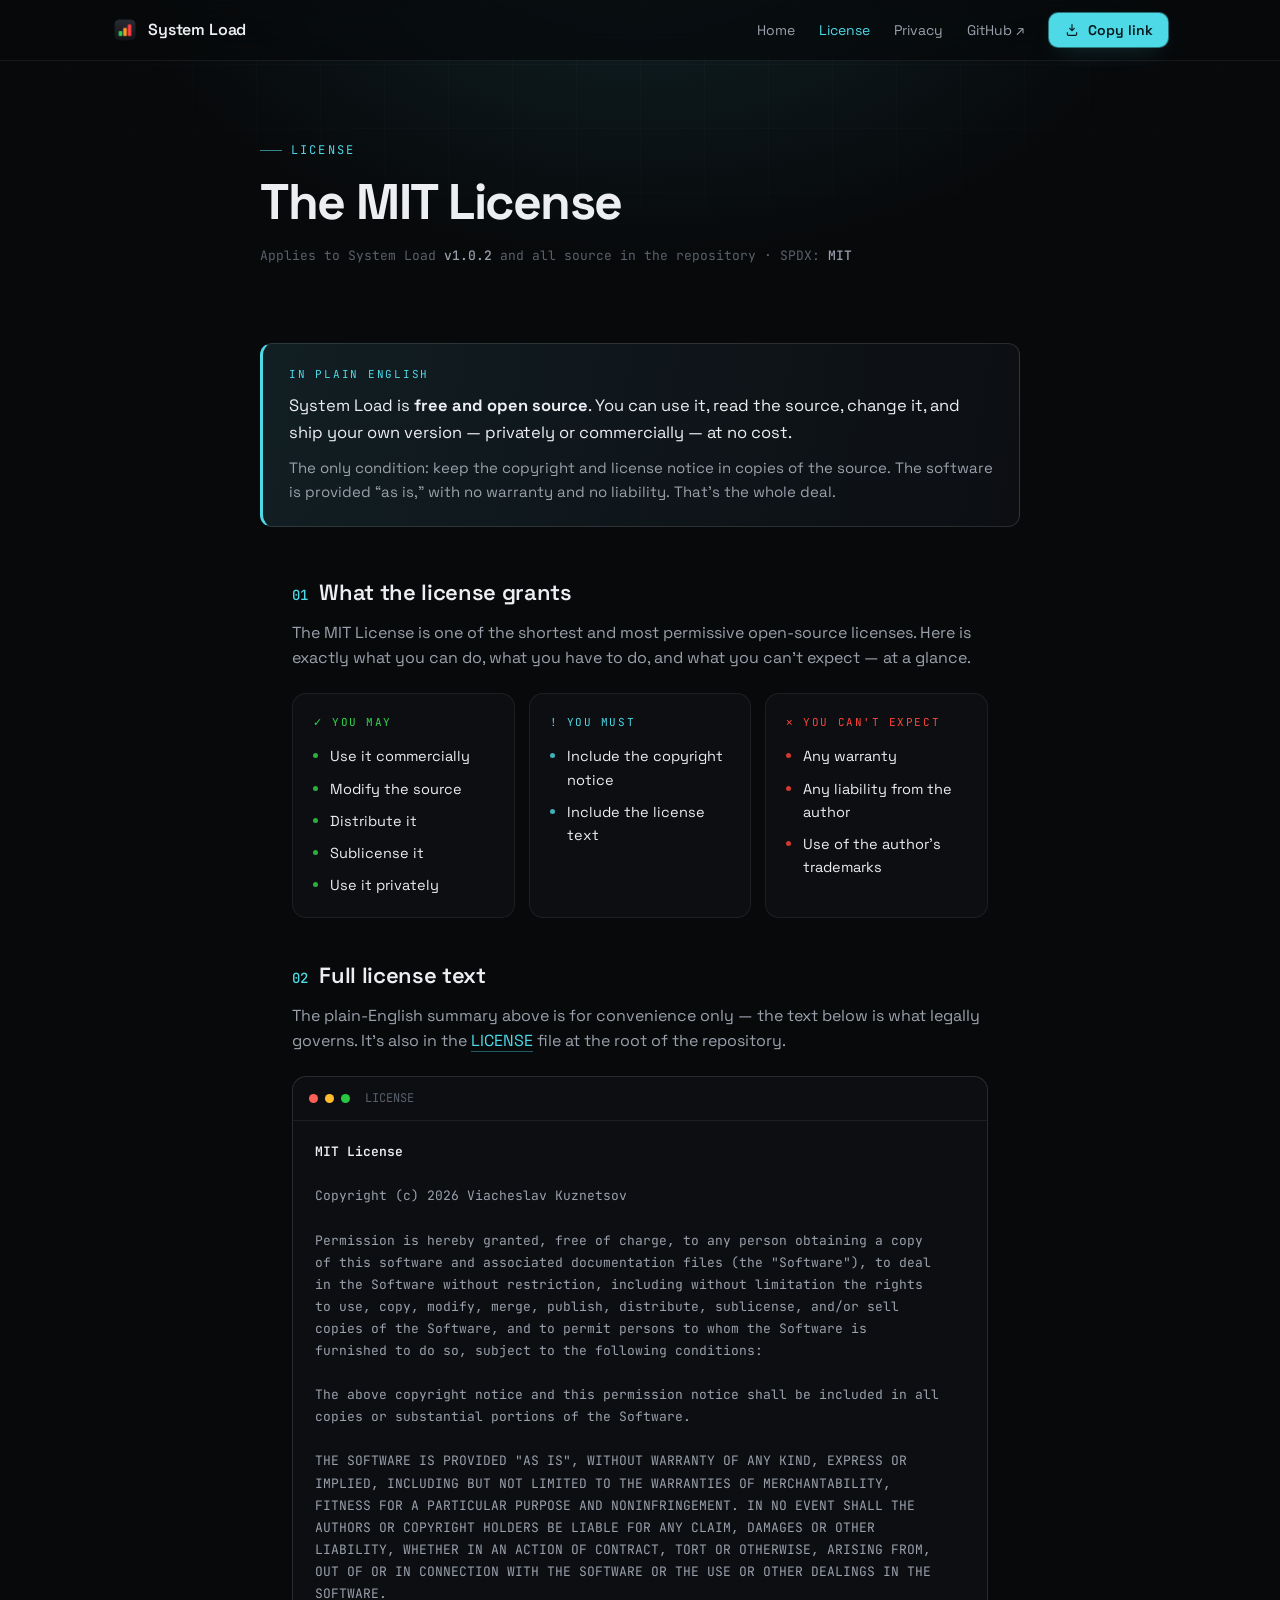
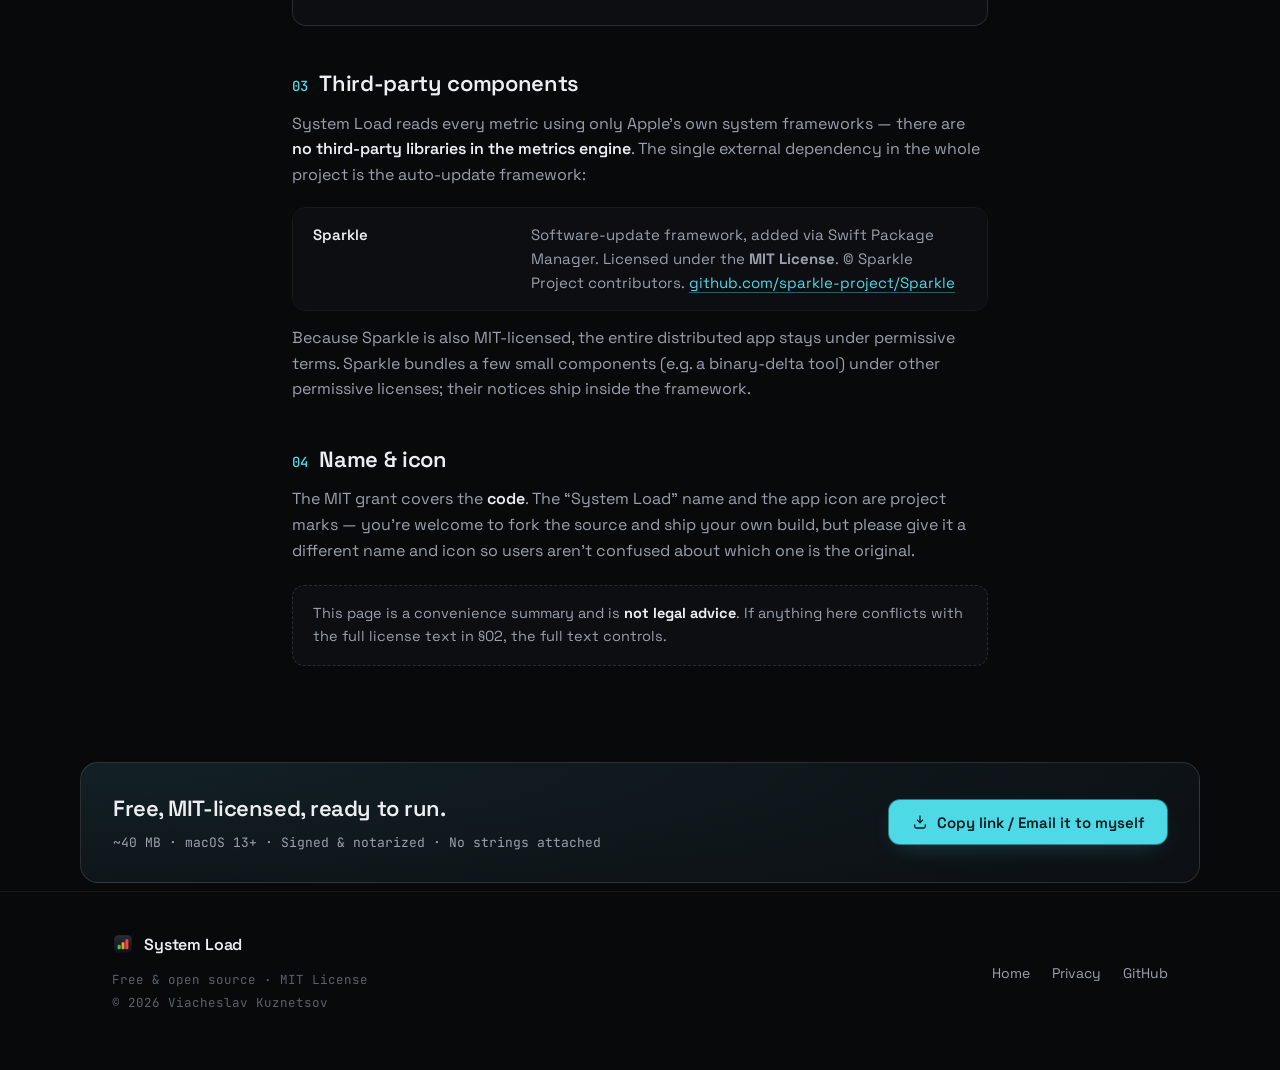
<file: landing/license.html>
<!DOCTYPE html>
<html lang="en">
<head>
  <meta charset="UTF-8" />
  <meta name="viewport" content="width=device-width, initial-scale=1.0" />
  <title>License — System Load</title>
  <meta name="description" content="System Load is free and open source under the MIT License. Use, modify, and distribute it — including commercially — for free." />
  <link rel="icon" type="image/png" href="assets/icon-256.png" />
  <link rel="preconnect" href="https://fonts.googleapis.com" />
  <link rel="preconnect" href="https://fonts.gstatic.com" crossorigin />
  <link href="https://fonts.googleapis.com/css2?family=Space+Grotesk:wght@400;500;600;700&family=JetBrains+Mono:wght@400;500;600&display=swap" rel="stylesheet" />
  <link rel="stylesheet" href="legal.css" />
</head>
<body>
  <div class="page">

    <nav class="nav">
      <div class="wrap nav-inner">
        <a href="index.html" class="wordmark"><img src="assets/icon-256.png" alt="System Load" /> System&nbsp;Load</a>
        <div class="nav-links">
          <a href="index.html">Home</a>
          <a href="license.html" aria-current="page">License</a>
          <a href="privacy.html">Privacy</a>
          <a class="hide-sm" href="https://github.com/kyzdes/system-load" target="_blank" rel="noopener">GitHub ↗</a>
          <a class="btn-dl js-dl" href="https://github.com/kyzdes/system-load/releases/latest/download/SystemLoad.dmg">
            <svg width="16" height="16" viewBox="0 0 24 24" fill="none" stroke="currentColor" stroke-width="1.7" stroke-linecap="round" stroke-linejoin="round"><path d="M12 4v9M8.5 9.5 12 13l3.5-3.5M5 16v2a2 2 0 0 0 2 2h10a2 2 0 0 0 2-2v-2"/></svg>
            <span class="js-dl-label">Download</span>
          </a>
        </div>
      </div>
    </nav>

    <header class="doc wrap">
      <div class="doc-inner">
        <span class="eyebrow">License</span>
        <h1 class="title">The MIT License</h1>
        <div class="meta">Applies to System Load <b>v1.0.2</b> and all source in the repository · SPDX: <b>MIT</b></div>
      </div>
    </header>

    <div class="wrap">
      <div class="tldr">
        <span class="lab">In plain English</span>
        <p>System Load is <b>free and open source</b>. You can use it, read the source, change it, and ship your own version — privately or commercially — at no cost.</p>
        <p>The only condition: keep the copyright and license notice in copies of the source. The software is provided “as is,” with no warranty and no liability. That's the whole deal.</p>
      </div>
    </div>

    <main class="content wrap">

      <section id="rights">
        <h2><span class="n">01</span> What the license grants</h2>
        <p>The MIT License is one of the shortest and most permissive open-source licenses. Here is exactly what you can do, what you have to do, and what you can't expect — at a glance.</p>
        <div class="perm-grid">
          <div class="perm allow">
            <div class="ph">✓ You may</div>
            <ul>
              <li>Use it commercially</li>
              <li>Modify the source</li>
              <li>Distribute it</li>
              <li>Sublicense it</li>
              <li>Use it privately</li>
            </ul>
          </div>
          <div class="perm cond">
            <div class="ph">! You must</div>
            <ul>
              <li>Include the copyright notice</li>
              <li>Include the license text</li>
            </ul>
          </div>
          <div class="perm deny">
            <div class="ph">✕ You can't expect</div>
            <ul>
              <li>Any warranty</li>
              <li>Any liability from the author</li>
              <li>Use of the author's trademarks</li>
            </ul>
          </div>
        </div>
      </section>

      <section id="text">
        <h2><span class="n">02</span> Full license text</h2>
        <p>The plain-English summary above is for convenience only — the text below is what legally governs. It's also in the <a class="link" href="https://github.com/kyzdes/system-load/blob/main/LICENSE" target="_blank" rel="noopener">LICENSE</a> file at the root of the repository.</p>
        <div class="codeblock">
          <div class="cbhead">
            <span class="tl" style="background:#FF5F57"></span><span class="tl" style="background:#FEBC2E"></span><span class="tl" style="background:#28C840"></span>
            <span class="fname">LICENSE</span>
          </div>
<pre><b>MIT License</b>

Copyright (c) 2026 Viacheslav Kuznetsov

Permission is hereby granted, free of charge, to any person obtaining a copy
of this software and associated documentation files (the "Software"), to deal
in the Software without restriction, including without limitation the rights
to use, copy, modify, merge, publish, distribute, sublicense, and/or sell
copies of the Software, and to permit persons to whom the Software is
furnished to do so, subject to the following conditions:

The above copyright notice and this permission notice shall be included in all
copies or substantial portions of the Software.

THE SOFTWARE IS PROVIDED "AS IS", WITHOUT WARRANTY OF ANY KIND, EXPRESS OR
IMPLIED, INCLUDING BUT NOT LIMITED TO THE WARRANTIES OF MERCHANTABILITY,
FITNESS FOR A PARTICULAR PURPOSE AND NONINFRINGEMENT. IN NO EVENT SHALL THE
AUTHORS OR COPYRIGHT HOLDERS BE LIABLE FOR ANY CLAIM, DAMAGES OR OTHER
LIABILITY, WHETHER IN AN ACTION OF CONTRACT, TORT OR OTHERWISE, ARISING FROM,
OUT OF OR IN CONNECTION WITH THE SOFTWARE OR THE USE OR OTHER DEALINGS IN THE
SOFTWARE.</pre>
        </div>
      </section>

      <section id="thirdparty">
        <h2><span class="n">03</span> Third-party components</h2>
        <p>System Load reads every metric using only Apple's own system frameworks — there are <b>no third-party libraries in the metrics engine</b>. The single external dependency in the whole project is the auto-update framework:</p>
        <div class="facts">
          <div class="fact">
            <div class="k">Sparkle</div>
            <div class="v">Software-update framework, added via Swift Package Manager. Licensed under the <b>MIT License</b>. © Sparkle Project contributors. <a class="link" href="https://github.com/sparkle-project/Sparkle" target="_blank" rel="noopener">github.com/sparkle-project/Sparkle</a></div>
          </div>
        </div>
        <p>Because Sparkle is also MIT-licensed, the entire distributed app stays under permissive terms. Sparkle bundles a few small components (e.g. a binary-delta tool) under other permissive licenses; their notices ship inside the framework.</p>
      </section>

      <section id="brand">
        <h2><span class="n">04</span> Name &amp; icon</h2>
        <p>The MIT grant covers the <b>code</b>. The “System Load” name and the app icon are project marks — you're welcome to fork the source and ship your own build, but please give it a different name and icon so users aren't confused about which one is the original.</p>
      </section>

      <div class="note">
        This page is a convenience summary and is <b>not legal advice</b>. If anything here conflicts with the full license text in §02, the full text controls.
      </div>

    </main>

    <section class="dlband wrap">
      <div class="dlband-inner">
        <div>
          <h2>Free, MIT-licensed, ready to run.</h2>
          <p>~40 MB · macOS 13+ · Signed &amp; notarized · No strings attached</p>
        </div>
        <a class="btn-dl lg js-dl" href="https://github.com/kyzdes/system-load/releases/latest/download/SystemLoad.dmg">
          <svg width="18" height="18" viewBox="0 0 24 24" fill="none" stroke="currentColor" stroke-width="1.7" stroke-linecap="round" stroke-linejoin="round"><path d="M12 4v9M8.5 9.5 12 13l3.5-3.5M5 16v2a2 2 0 0 0 2 2h10a2 2 0 0 0 2-2v-2"/></svg>
          <span class="js-dl-label">Download for macOS</span>
        </a>
      </div>
    </section>

    <footer>
      <div class="wrap foot">
        <div>
          <a href="index.html" class="wordmark" style="margin-bottom:12px"><img src="assets/icon-256.png" alt="" style="width:22px;height:22px;border-radius:6px" /> System&nbsp;Load</a>
          <div class="metaf">
            Free &amp; open source · MIT License<br />
            © 2026 Viacheslav Kuznetsov
          </div>
        </div>
        <div class="links">
          <a href="index.html">Home</a>
          <a href="privacy.html">Privacy</a>
          <a href="https://github.com/kyzdes/system-load" target="_blank" rel="noopener">GitHub</a>
        </div>
      </div>
    </footer>

  </div>

  <div class="toast" id="toast"></div>

  <script>
    // Platform-aware download — mirrors the landing's §10 behaviour.
    (function () {
      var ua = navigator.userAgent || "";
      var isMac = /Macintosh/.test(ua) && !/(iPhone|iPad|Android)/.test(ua);
      var toast = document.getElementById('toast');
      var home = new URL('index.html', location.href).href;
      function showToast(msg) {
        toast.textContent = msg; toast.classList.add('show');
        clearTimeout(showToast._t); showToast._t = setTimeout(function () { toast.classList.remove('show'); }, 2600);
      }
      var btns = document.querySelectorAll('.js-dl');
      for (var i = 0; i < btns.length; i++) {
        var b = btns[i], lbl = b.querySelector('.js-dl-label');
        if (!isMac) {
          if (lbl) lbl.textContent = (b.classList.contains('lg') ? "Copy link / Email it to myself" : "Copy link");
          b.setAttribute('href', '#');
          b.addEventListener('click', function (e) {
            e.preventDefault();
            try { navigator.clipboard.writeText(home); showToast('Link copied — open it on your Mac'); }
            catch (err) { location.href = "mailto:?subject=System%20Load%20for%20macOS&body=" + encodeURIComponent(home); }
          });
        }
      }
    })();
  </script>
</body>
</html>
</file>
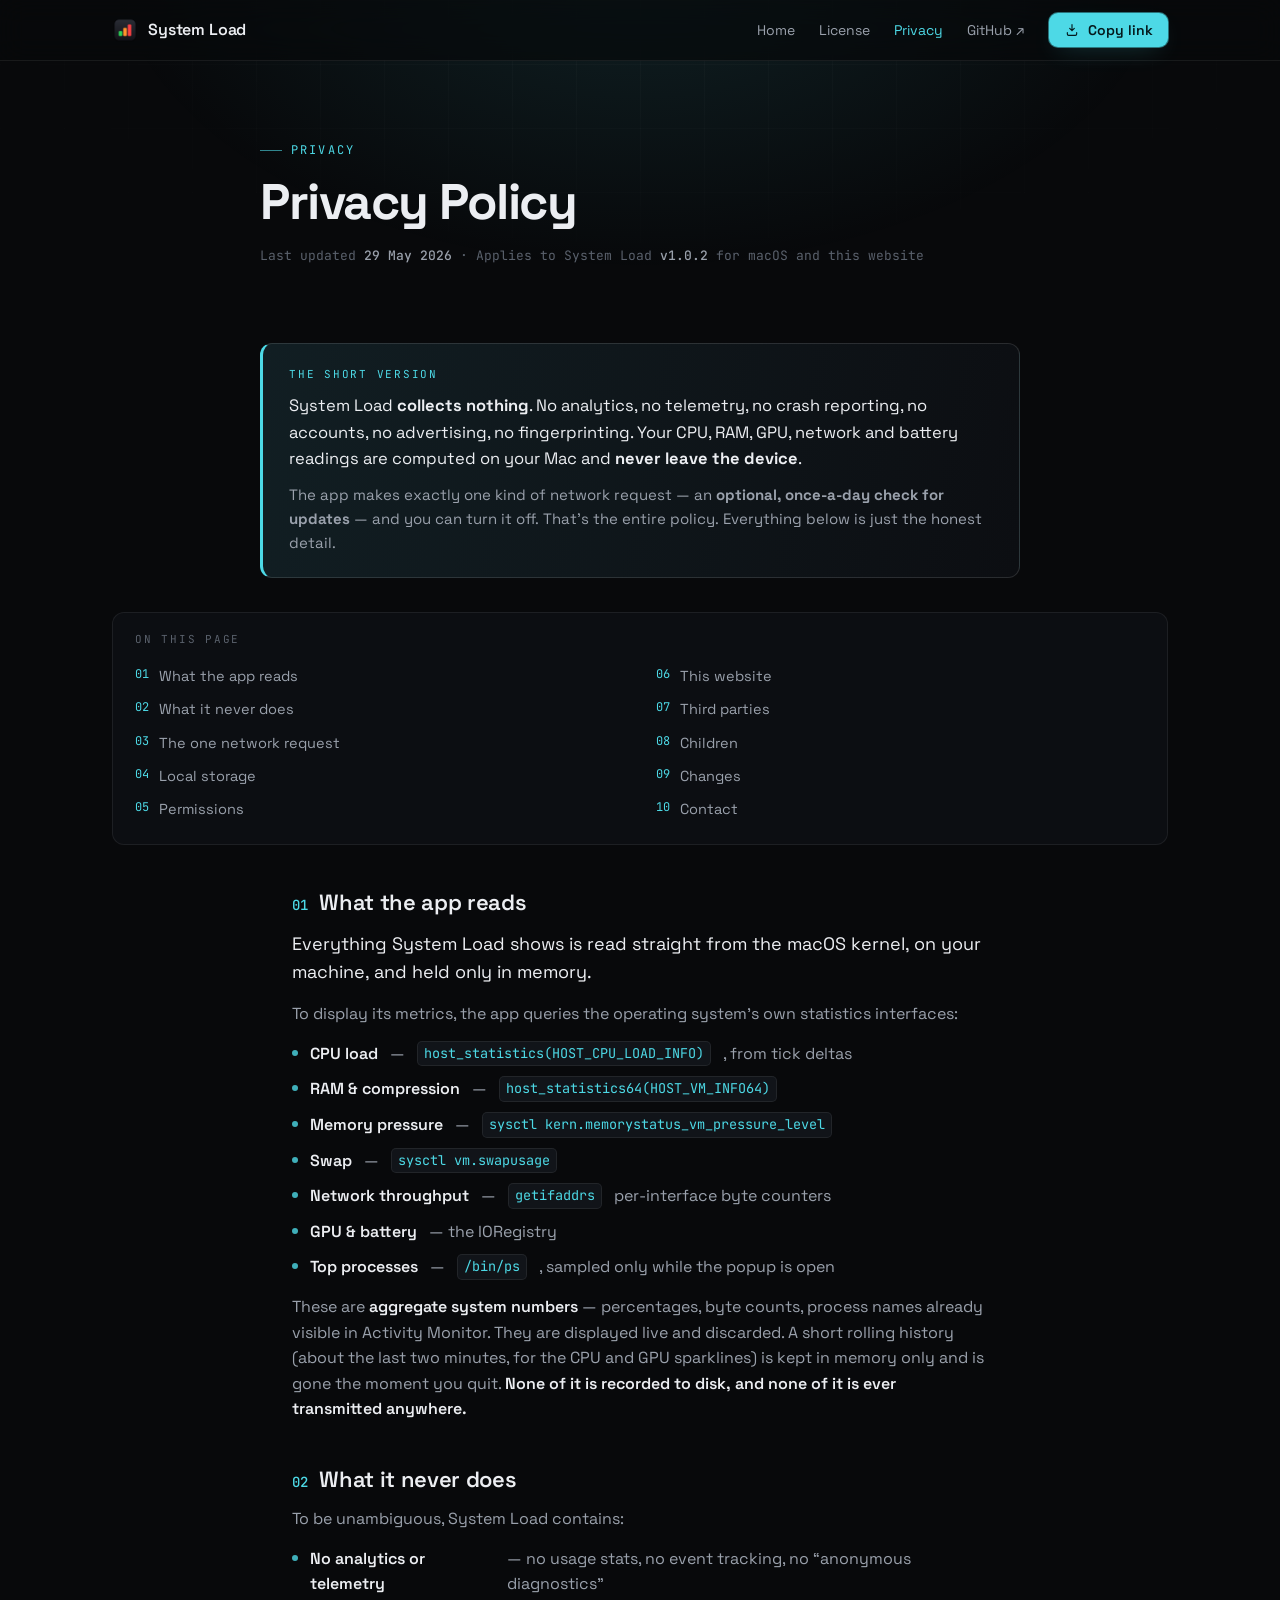
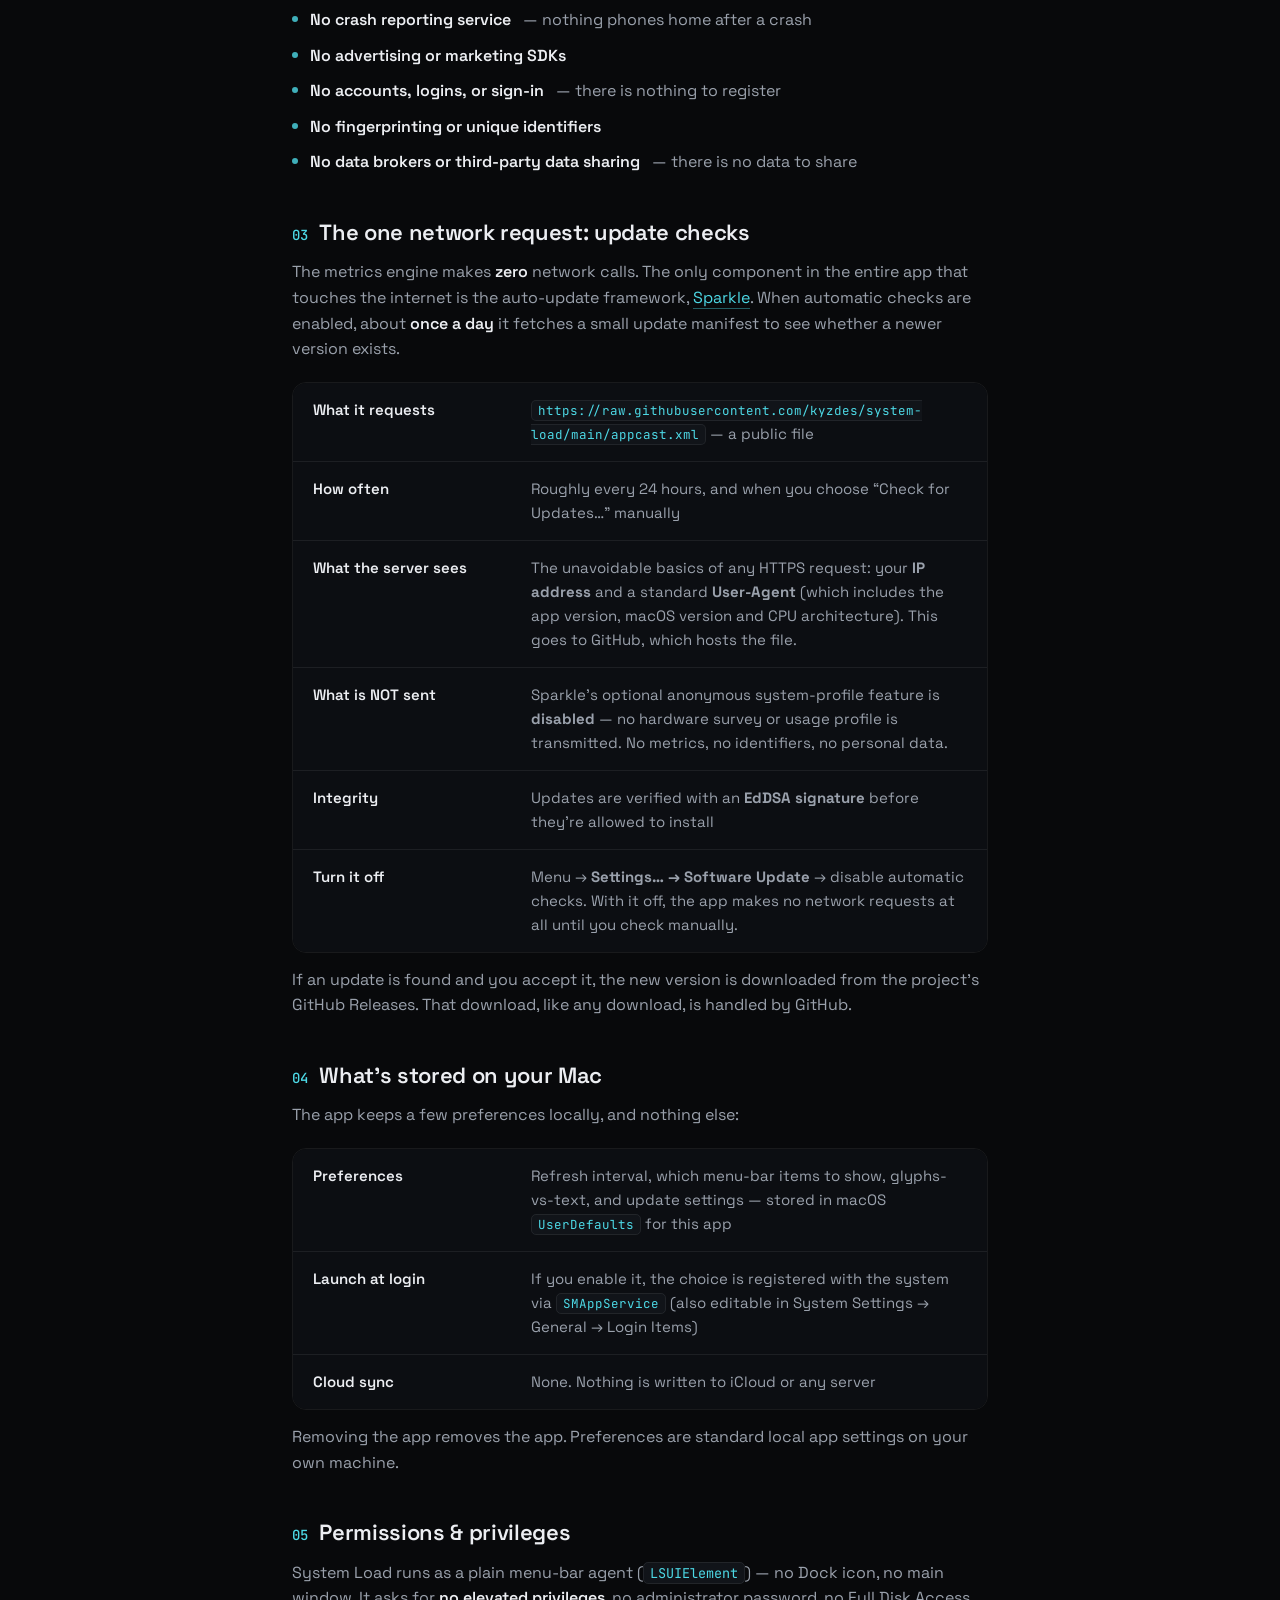
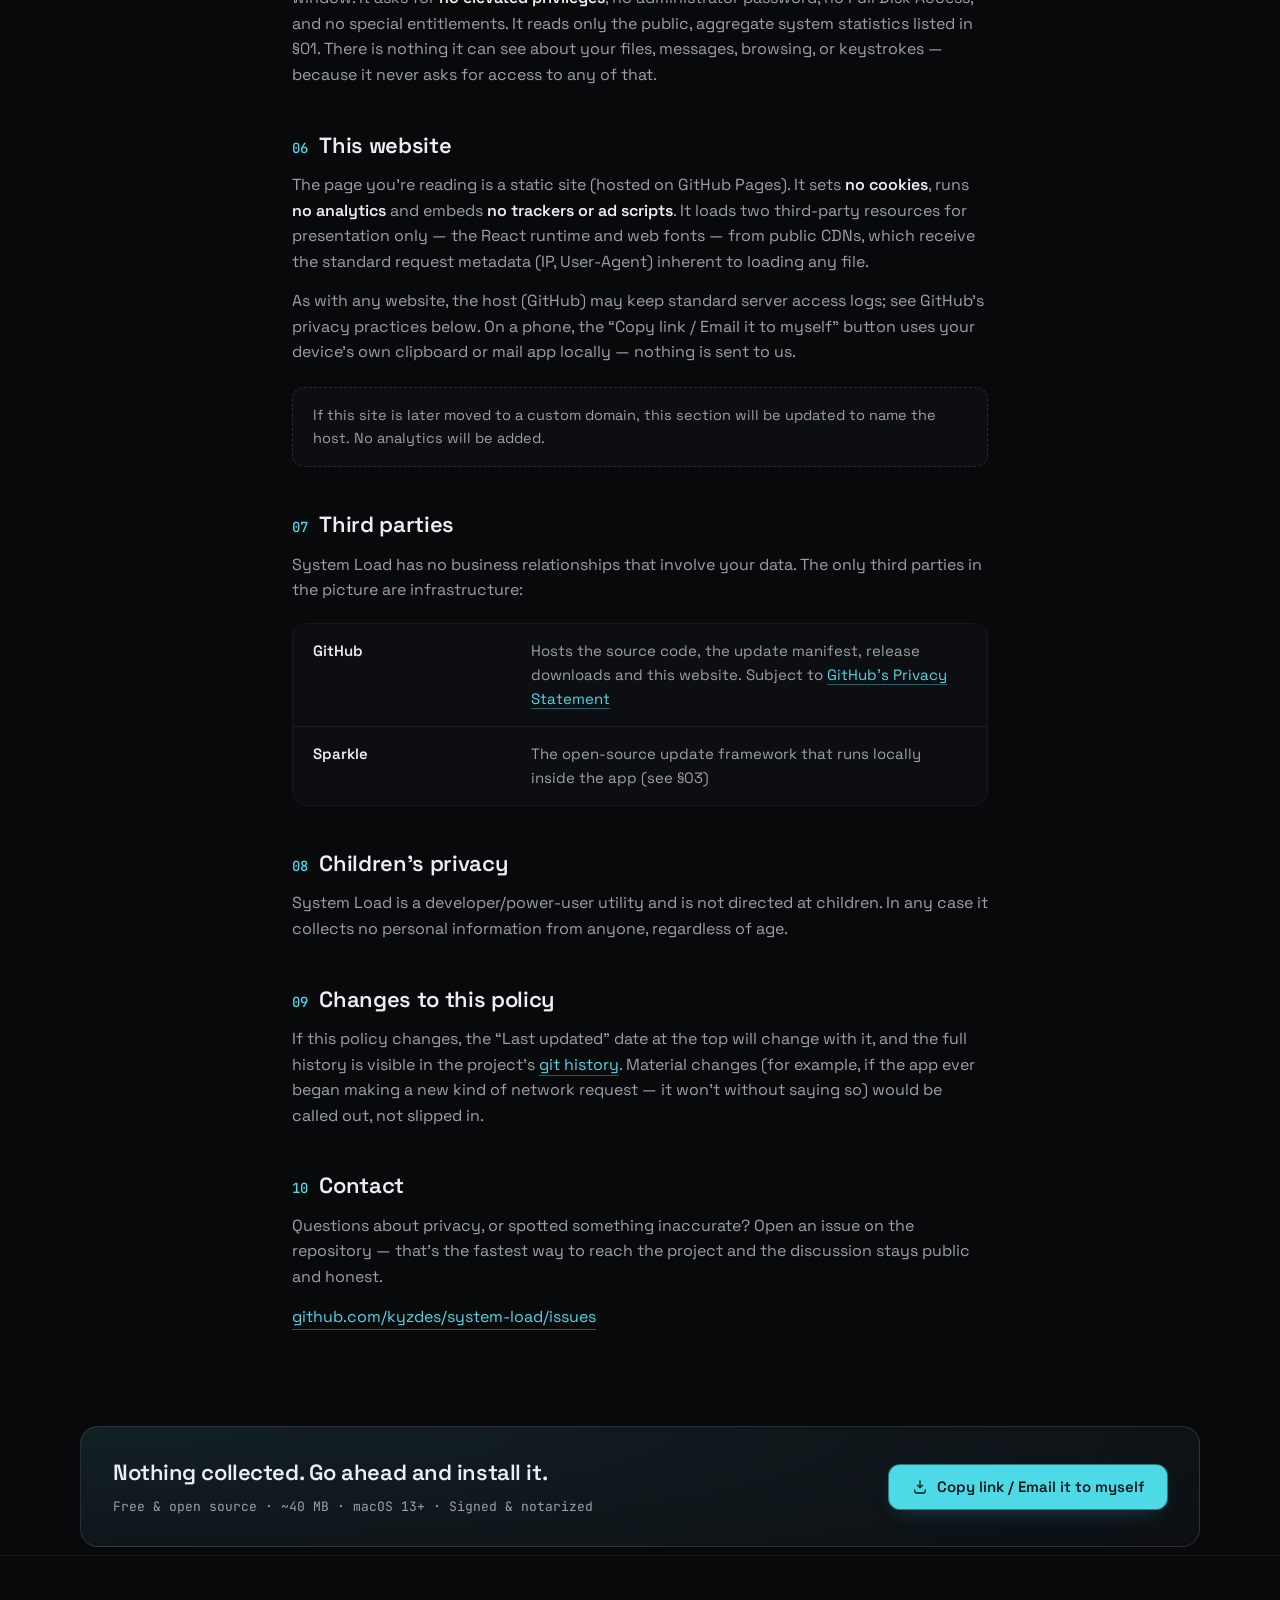
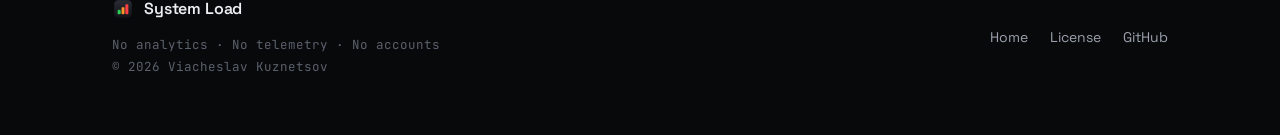
<file: landing/privacy.html>
<!DOCTYPE html>
<html lang="en">
<head>
  <meta charset="UTF-8" />
  <meta name="viewport" content="width=device-width, initial-scale=1.0" />
  <title>Privacy Policy — System Load</title>
  <meta name="description" content="System Load collects nothing. No analytics, no telemetry, no accounts. Your system metrics never leave your Mac. The only network request is an optional daily update check." />
  <link rel="icon" type="image/png" href="assets/icon-256.png" />
  <link rel="preconnect" href="https://fonts.googleapis.com" />
  <link rel="preconnect" href="https://fonts.gstatic.com" crossorigin />
  <link href="https://fonts.googleapis.com/css2?family=Space+Grotesk:wght@400;500;600;700&family=JetBrains+Mono:wght@400;500;600&display=swap" rel="stylesheet" />
  <link rel="stylesheet" href="legal.css" />
</head>
<body>
  <div class="page">

    <nav class="nav">
      <div class="wrap nav-inner">
        <a href="index.html" class="wordmark"><img src="assets/icon-256.png" alt="System Load" /> System&nbsp;Load</a>
        <div class="nav-links">
          <a href="index.html">Home</a>
          <a href="license.html">License</a>
          <a href="privacy.html" aria-current="page">Privacy</a>
          <a class="hide-sm" href="https://github.com/kyzdes/system-load" target="_blank" rel="noopener">GitHub ↗</a>
          <a class="btn-dl js-dl" href="https://github.com/kyzdes/system-load/releases/latest/download/SystemLoad.dmg">
            <svg width="16" height="16" viewBox="0 0 24 24" fill="none" stroke="currentColor" stroke-width="1.7" stroke-linecap="round" stroke-linejoin="round"><path d="M12 4v9M8.5 9.5 12 13l3.5-3.5M5 16v2a2 2 0 0 0 2 2h10a2 2 0 0 0 2-2v-2"/></svg>
            <span class="js-dl-label">Download</span>
          </a>
        </div>
      </div>
    </nav>

    <header class="doc wrap">
      <div class="doc-inner">
        <span class="eyebrow">Privacy</span>
        <h1 class="title">Privacy Policy</h1>
        <div class="meta">Last updated <b>29 May 2026</b> · Applies to System Load <b>v1.0.2</b> for macOS and this website</div>
      </div>
    </header>

    <div class="wrap">
      <div class="tldr">
        <span class="lab">The short version</span>
        <p>System Load <b>collects nothing</b>. No analytics, no telemetry, no crash reporting, no accounts, no advertising, no fingerprinting. Your CPU, RAM, GPU, network and battery readings are computed on your Mac and <b>never leave the device</b>.</p>
        <p>The app makes exactly one kind of network request — an <b>optional, once-a-day check for updates</b> — and you can turn it off. That's the entire policy. Everything below is just the honest detail.</p>
      </div>
    </div>

    <div class="wrap">
      <nav class="toc" aria-label="On this page">
        <span class="lab">On this page</span>
        <ol>
          <li><a href="#reads">What the app reads</a></li>
          <li><a href="#never">What it never does</a></li>
          <li><a href="#network">The one network request</a></li>
          <li><a href="#storage">Local storage</a></li>
          <li><a href="#permissions">Permissions</a></li>
          <li><a href="#website">This website</a></li>
          <li><a href="#thirdparty">Third parties</a></li>
          <li><a href="#children">Children</a></li>
          <li><a href="#changes">Changes</a></li>
          <li><a href="#contact">Contact</a></li>
        </ol>
      </nav>
    </div>

    <main class="content wrap">

      <section id="reads" style="padding-top:36px">
        <h2><span class="n">01</span> What the app reads</h2>
        <p class="lede">Everything System Load shows is read straight from the macOS kernel, on your machine, and held only in memory.</p>
        <p>To display its metrics, the app queries the operating system's own statistics interfaces:</p>
        <ul>
          <li><b>CPU load</b> — <code>host_statistics(HOST_CPU_LOAD_INFO)</code>, from tick deltas</li>
          <li><b>RAM &amp; compression</b> — <code>host_statistics64(HOST_VM_INFO64)</code></li>
          <li><b>Memory pressure</b> — <code>sysctl kern.memorystatus_vm_pressure_level</code></li>
          <li><b>Swap</b> — <code>sysctl vm.swapusage</code></li>
          <li><b>Network throughput</b> — <code>getifaddrs</code> per-interface byte counters</li>
          <li><b>GPU &amp; battery</b> — the IORegistry</li>
          <li><b>Top processes</b> — <code>/bin/ps</code>, sampled only while the popup is open</li>
        </ul>
        <p>These are <b>aggregate system numbers</b> — percentages, byte counts, process names already visible in Activity Monitor. They are displayed live and discarded. A short rolling history (about the last two minutes, for the CPU and GPU sparklines) is kept in memory only and is gone the moment you quit. <b>None of it is recorded to disk, and none of it is ever transmitted anywhere.</b></p>
      </section>

      <section id="never">
        <h2><span class="n">02</span> What it never does</h2>
        <p>To be unambiguous, System Load contains:</p>
        <ul>
          <li><b>No analytics or telemetry</b> — no usage stats, no event tracking, no “anonymous diagnostics”</li>
          <li><b>No crash reporting service</b> — nothing phones home after a crash</li>
          <li><b>No advertising or marketing SDKs</b></li>
          <li><b>No accounts, logins, or sign-in</b> — there is nothing to register</li>
          <li><b>No fingerprinting or unique identifiers</b></li>
          <li><b>No data brokers or third-party data sharing</b> — there is no data to share</li>
        </ul>
      </section>

      <section id="network">
        <h2><span class="n">03</span> The one network request: update checks</h2>
        <p>The metrics engine makes <b>zero</b> network calls. The only component in the entire app that touches the internet is the auto-update framework, <a class="link" href="https://sparkle-project.org" target="_blank" rel="noopener">Sparkle</a>. When automatic checks are enabled, about <b>once a day</b> it fetches a small update manifest to see whether a newer version exists.</p>
        <div class="facts">
          <div class="fact"><div class="k">What it requests</div><div class="v"><code>https://raw.githubusercontent.com/kyzdes/system-load/main/appcast.xml</code> — a public file</div></div>
          <div class="fact"><div class="k">How often</div><div class="v">Roughly every 24 hours, and when you choose “Check for Updates…” manually</div></div>
          <div class="fact"><div class="k">What the server sees</div><div class="v">The unavoidable basics of any HTTPS request: your <b>IP address</b> and a standard <b>User-Agent</b> (which includes the app version, macOS version and CPU architecture). This goes to GitHub, which hosts the file.</div></div>
          <div class="fact"><div class="k">What is NOT sent</div><div class="v">Sparkle's optional anonymous system-profile feature is <b>disabled</b> — no hardware survey or usage profile is transmitted. No metrics, no identifiers, no personal data.</div></div>
          <div class="fact"><div class="k">Integrity</div><div class="v">Updates are verified with an <b>EdDSA signature</b> before they're allowed to install</div></div>
          <div class="fact"><div class="k">Turn it off</div><div class="v">Menu → <b>Settings… → Software Update</b> → disable automatic checks. With it off, the app makes no network requests at all until you check manually.</div></div>
        </div>
        <p>If an update is found and you accept it, the new version is downloaded from the project's GitHub Releases. That download, like any download, is handled by GitHub.</p>
      </section>

      <section id="storage">
        <h2><span class="n">04</span> What's stored on your Mac</h2>
        <p>The app keeps a few preferences locally, and nothing else:</p>
        <div class="facts">
          <div class="fact"><div class="k">Preferences</div><div class="v">Refresh interval, which menu-bar items to show, glyphs-vs-text, and update settings — stored in macOS <code>UserDefaults</code> for this app</div></div>
          <div class="fact"><div class="k">Launch at login</div><div class="v">If you enable it, the choice is registered with the system via <code>SMAppService</code> (also editable in System Settings → General → Login Items)</div></div>
          <div class="fact"><div class="k">Cloud sync</div><div class="v">None. Nothing is written to iCloud or any server</div></div>
        </div>
        <p>Removing the app removes the app. Preferences are standard local app settings on your own machine.</p>
      </section>

      <section id="permissions">
        <h2><span class="n">05</span> Permissions &amp; privileges</h2>
        <p>System Load runs as a plain menu-bar agent (<code>LSUIElement</code>) — no Dock icon, no main window. It asks for <b>no elevated privileges</b>, no administrator password, no Full Disk Access, and no special entitlements. It reads only the public, aggregate system statistics listed in §01. There is nothing it can see about your files, messages, browsing, or keystrokes — because it never asks for access to any of that.</p>
      </section>

      <section id="website">
        <h2><span class="n">06</span> This website</h2>
        <p>The page you're reading is a static site (hosted on GitHub Pages). It sets <b>no cookies</b>, runs <b>no analytics</b> and embeds <b>no trackers or ad scripts</b>. It loads two third-party resources for presentation only — the React runtime and web fonts — from public CDNs, which receive the standard request metadata (IP, User-Agent) inherent to loading any file.</p>
        <p>As with any website, the host (GitHub) may keep standard server access logs; see GitHub's privacy practices below. On a phone, the “Copy link / Email it to myself” button uses your device's own clipboard or mail app locally — nothing is sent to us.</p>
        <div class="note">If this site is later moved to a custom domain, this section will be updated to name the host. No analytics will be added.</div>
      </section>

      <section id="thirdparty">
        <h2><span class="n">07</span> Third parties</h2>
        <p>System Load has no business relationships that involve your data. The only third parties in the picture are infrastructure:</p>
        <div class="facts">
          <div class="fact"><div class="k">GitHub</div><div class="v">Hosts the source code, the update manifest, release downloads and this website. Subject to <a class="link" href="https://docs.github.com/en/site-policy/privacy-policies/github-general-privacy-statement" target="_blank" rel="noopener">GitHub's Privacy Statement</a></div></div>
          <div class="fact"><div class="k">Sparkle</div><div class="v">The open-source update framework that runs locally inside the app (see §03)</div></div>
        </div>
      </section>

      <section id="children">
        <h2><span class="n">08</span> Children's privacy</h2>
        <p>System Load is a developer/power-user utility and is not directed at children. In any case it collects no personal information from anyone, regardless of age.</p>
      </section>

      <section id="changes">
        <h2><span class="n">09</span> Changes to this policy</h2>
        <p>If this policy changes, the “Last updated” date at the top will change with it, and the full history is visible in the project's <a class="link" href="https://github.com/kyzdes/system-load/commits/main/landing/privacy.html" target="_blank" rel="noopener">git history</a>. Material changes (for example, if the app ever began making a new kind of network request — it won't without saying so) would be called out, not slipped in.</p>
      </section>

      <section id="contact">
        <h2><span class="n">10</span> Contact</h2>
        <p>Questions about privacy, or spotted something inaccurate? Open an issue on the repository — that's the fastest way to reach the project and the discussion stays public and honest.</p>
        <ul class="plain">
          <li><a class="link" href="https://github.com/kyzdes/system-load/issues" target="_blank" rel="noopener">github.com/kyzdes/system-load/issues</a></li>
        </ul>
      </section>

    </main>

    <section class="dlband wrap">
      <div class="dlband-inner">
        <div>
          <h2>Nothing collected. Go ahead and install it.</h2>
          <p>Free &amp; open source · ~40 MB · macOS 13+ · Signed &amp; notarized</p>
        </div>
        <a class="btn-dl lg js-dl" href="https://github.com/kyzdes/system-load/releases/latest/download/SystemLoad.dmg">
          <svg width="18" height="18" viewBox="0 0 24 24" fill="none" stroke="currentColor" stroke-width="1.7" stroke-linecap="round" stroke-linejoin="round"><path d="M12 4v9M8.5 9.5 12 13l3.5-3.5M5 16v2a2 2 0 0 0 2 2h10a2 2 0 0 0 2-2v-2"/></svg>
          <span class="js-dl-label">Download for macOS</span>
        </a>
      </div>
    </section>

    <footer>
      <div class="wrap foot">
        <div>
          <a href="index.html" class="wordmark" style="margin-bottom:12px"><img src="assets/icon-256.png" alt="" style="width:22px;height:22px;border-radius:6px" /> System&nbsp;Load</a>
          <div class="metaf">
            No analytics · No telemetry · No accounts<br />
            © 2026 Viacheslav Kuznetsov
          </div>
        </div>
        <div class="links">
          <a href="index.html">Home</a>
          <a href="license.html">License</a>
          <a href="https://github.com/kyzdes/system-load" target="_blank" rel="noopener">GitHub</a>
        </div>
      </div>
    </footer>

  </div>

  <div class="toast" id="toast"></div>

  <script>
    // Platform-aware download — mirrors the landing's §10 behaviour.
    (function () {
      var ua = navigator.userAgent || "";
      var isMac = /Macintosh/.test(ua) && !/(iPhone|iPad|Android)/.test(ua);
      var toast = document.getElementById('toast');
      var home = new URL('index.html', location.href).href;
      function showToast(msg) {
        toast.textContent = msg; toast.classList.add('show');
        clearTimeout(showToast._t); showToast._t = setTimeout(function () { toast.classList.remove('show'); }, 2600);
      }
      var btns = document.querySelectorAll('.js-dl');
      for (var i = 0; i < btns.length; i++) {
        var b = btns[i], lbl = b.querySelector('.js-dl-label');
        if (!isMac) {
          if (lbl) lbl.textContent = (b.classList.contains('lg') ? "Copy link / Email it to myself" : "Copy link");
          b.setAttribute('href', '#');
          b.addEventListener('click', function (e) {
            e.preventDefault();
            try { navigator.clipboard.writeText(home); showToast('Link copied — open it on your Mac'); }
            catch (err) { location.href = "mailto:?subject=System%20Load%20for%20macOS&body=" + encodeURIComponent(home); }
          });
        }
      }
    })();
  </script>
</body>
</html>
</file>
<file: landing/legal.css>
/* ------------------------------------------------------------------ *
 *  System Load · legal pages (license / privacy)
 *  Shares the landing's Nebius-dark techno-minimal system.
 * ------------------------------------------------------------------ */
*, *::before, *::after { box-sizing: border-box; margin: 0; padding: 0; }
:root {
  --bg:        #08090B;
  --bg-1:      #0C0E12;
  --bg-2:      #111419;
  --bg-3:      #161a21;
  --hair:      rgba(255,255,255,0.07);
  --hair-2:    rgba(255,255,255,0.12);
  --ink:       #ECEEF2;
  --ink-dim:   #9AA1AC;
  --ink-faint: #5A616C;
  --green:     #32D74B;
  --orange:    #FF9F0A;
  --red:       #FF453A;
  --accent:      #4DD9E6;
  --accent-ink:  #04181B;
  --accent-glow: rgba(77,217,230,0.30);
  --accent-dim:  #2C8E98;
  --maxw: 1120px;
  --col: 760px;
  --pad: 32px;
  --radius: 16px;
}
html { scroll-behavior: smooth; }
@media (prefers-reduced-motion: reduce) { html { scroll-behavior: auto; } }
body {
  background: var(--bg); color: var(--ink);
  font-family: 'Space Grotesk', -apple-system, BlinkMacSystemFont, sans-serif;
  font-size: 16px; line-height: 1.6; -webkit-font-smoothing: antialiased;
  text-rendering: optimizeLegibility; overflow-x: hidden;
}
body::before {
  content: ''; position: fixed; inset: 0; z-index: 0; pointer-events: none;
  background-image:
    linear-gradient(to right, var(--hair) 1px, transparent 1px),
    linear-gradient(to bottom, var(--hair) 1px, transparent 1px);
  background-size: 64px 64px;
  -webkit-mask-image: radial-gradient(ellipse 90% 50% at 50% 0%, #000 0%, transparent 72%);
          mask-image: radial-gradient(ellipse 90% 50% at 50% 0%, #000 0%, transparent 72%);
  opacity: 0.45;
}
body::after {
  content: ''; position: fixed; inset: 0 0 auto 0; height: 60vh; z-index: 0; pointer-events: none;
  background: radial-gradient(ellipse 70% 100% at 50% -10%, var(--accent-glow), transparent 60%);
  opacity: 0.4;
}
.page { position: relative; z-index: 1; }
a { color: inherit; text-decoration: none; }
::selection { background: var(--accent); color: var(--accent-ink); }
:focus-visible { outline: 2px solid var(--accent); outline-offset: 3px; border-radius: 4px; }
.wrap { max-width: var(--maxw); margin: 0 auto; padding-left: var(--pad); padding-right: var(--pad); }
.mono { font-family: 'JetBrains Mono', ui-monospace, monospace; }

/* ---- nav ---- */
.nav {
  position: sticky; top: 0; z-index: 50;
  backdrop-filter: blur(14px) saturate(140%); -webkit-backdrop-filter: blur(14px) saturate(140%);
  background: color-mix(in srgb, var(--bg) 72%, transparent);
  border-bottom: 1px solid var(--hair);
}
.nav-inner { display: flex; align-items: center; gap: 24px; height: 60px; }
.wordmark { display: flex; align-items: center; gap: 10px; font-weight: 600; letter-spacing: -0.01em; }
.wordmark img { width: 26px; height: 26px; border-radius: 7px; display: block; }
.nav-links { display: flex; gap: 24px; margin-left: auto; align-items: center; }
.nav-links a { color: var(--ink-dim); font-size: 14px; transition: color .15s ease; }
.nav-links a:hover, .nav-links a[aria-current="page"] { color: var(--ink); }
.nav-links a[aria-current="page"] { color: var(--accent); }

/* ---- download button (shared) ---- */
.btn-dl {
  display: inline-flex; align-items: center; gap: 8px;
  background: var(--accent); color: var(--accent-ink); font-weight: 600;
  font-family: inherit; font-size: 13.5px; line-height: 1; white-space: nowrap; cursor: pointer;
  padding: 9px 15px; border-radius: 9px; border: none; text-decoration: none;
  box-shadow: 0 0 0 1px color-mix(in srgb, var(--accent) 50%, transparent), 0 8px 26px -10px var(--accent-glow);
  transition: transform .15s ease, box-shadow .25s ease;
}
/* win over `.nav-links a` (specificity 0,1,1) so the button text stays dark, not gray */
.nav-links a.btn-dl, .dlband a.btn-dl, a.btn-dl { color: var(--accent-ink); }
.nav-links a.btn-dl:hover, .dlband a.btn-dl:hover, .btn-dl:hover { color: var(--accent-ink); transform: translateY(-2px); box-shadow: 0 0 0 1px var(--accent), 0 14px 36px -10px var(--accent-glow); }
.btn-dl svg { display: block; }
.btn-dl.lg { font-size: 15px; padding: 13px 22px; border-radius: 11px; }

/* ---- download CTA band (before footer) ---- */
.dlband { padding: 8px 0 0; }
.dlband-inner {
  border: 1px solid var(--hair-2); border-radius: 18px; padding: 28px 32px;
  display: flex; align-items: center; justify-content: space-between; gap: 24px; flex-wrap: wrap;
  background: radial-gradient(ellipse 130% 180% at 0% 0%, color-mix(in srgb, var(--accent) 9%, var(--bg-1)), var(--bg-1));
}
.dlband-inner h2 { font-size: 22px; font-weight: 600; letter-spacing: -0.02em; }
.dlband-inner p { color: var(--ink-dim); font-size: 13px; margin-top: 7px; font-family: 'JetBrains Mono', monospace; }

/* ---- toast ---- */
.toast {
  position: fixed; bottom: 24px; left: 50%; transform: translateX(-50%);
  background: var(--bg-2); border: 1px solid var(--accent-dim); color: var(--ink);
  padding: 12px 20px; border-radius: 11px; font-size: 14px; z-index: 200;
  box-shadow: 0 18px 50px -12px rgba(0,0,0,.7); display: none; align-items: center; gap: 10px;
}
.toast.show { display: flex; animation: toastIn .25s ease; }
@keyframes toastIn { from { opacity: 0; transform: translateX(-50%) translateY(12px); } }

/* ---- doc head ---- */
.doc { padding-top: clamp(40px, 6vw, 72px); padding-bottom: 40px; }
.doc-inner { max-width: var(--col); margin: 0 auto; }
.eyebrow {
  font-family: 'JetBrains Mono', monospace; font-size: 12px; letter-spacing: 0.18em;
  text-transform: uppercase; color: var(--accent); margin-bottom: 16px;
  display: inline-flex; align-items: center; gap: 9px;
}
.eyebrow::before { content: ''; width: 22px; height: 1px; background: var(--accent); opacity: .6; }
h1.title { font-size: clamp(32px, 5vw, 50px); font-weight: 700; letter-spacing: -0.03em; line-height: 1.04; }
.meta { font-family: 'JetBrains Mono', monospace; font-size: 13px; color: var(--ink-faint); margin-top: 18px; }
.meta b { color: var(--ink-dim); font-weight: 500; }

/* ---- TL;DR callout ---- */
.tldr {
  max-width: var(--col); margin: 36px auto 0;
  border: 1px solid var(--hair-2); border-left: 3px solid var(--accent);
  border-radius: 12px; padding: 22px 26px;
  background: linear-gradient(100deg, color-mix(in srgb, var(--accent) 8%, var(--bg-1)), var(--bg-1));
}
.tldr .lab {
  font-family: 'JetBrains Mono', monospace; font-size: 11px; letter-spacing: .16em;
  text-transform: uppercase; color: var(--accent); margin-bottom: 10px; display: block;
}
.tldr p { font-size: 16.5px; color: var(--ink); line-height: 1.6; }
.tldr p + p { margin-top: 10px; color: var(--ink-dim); font-size: 15px; }

/* ---- body content ---- */
.content { max-width: var(--col); margin: 0 auto; padding-top: 8px; padding-bottom: clamp(48px,7vw,88px); }
.content section { scroll-margin-top: 80px; padding-top: 44px; }
.content h2 {
  font-size: 22px; font-weight: 600; letter-spacing: -0.015em; line-height: 1.2;
  display: flex; align-items: baseline; gap: 12px;
}
.content h2 .n { font-family: 'JetBrains Mono', monospace; font-size: 14px; color: var(--accent); font-weight: 500; }
.content h3 { font-size: 16px; font-weight: 600; margin-top: 24px; margin-bottom: 6px; }
.content p { color: var(--ink-dim); margin-top: 14px; font-size: 16px; }
.content p b, .content li b { color: var(--ink); font-weight: 600; }
.content a.link { color: var(--accent); border-bottom: 1px solid color-mix(in srgb, var(--accent) 40%, transparent); }
.content a.link:hover { border-bottom-color: var(--accent); }
.content ul { margin-top: 14px; padding-left: 0; list-style: none; display: flex; flex-direction: column; gap: 10px; }
.content ul li { color: var(--ink-dim); font-size: 16px; display: flex; gap: 12px; align-items: flex-start; }
.content ul li::before { content: ''; flex-shrink: 0; width: 6px; height: 6px; border-radius: 50%; background: var(--accent); margin-top: 9px; opacity: .8; }
.content ul.plain li::before { display: none; }
.content code { font-family: 'JetBrains Mono', monospace; font-size: 13.5px; color: var(--accent); background: var(--bg-2); padding: 1px 6px; border-radius: 5px; border: 1px solid var(--hair); }
.content .lede { font-size: 18px; color: var(--ink); }

/* ---- TOC (privacy) ---- */
.toc {
  border: 1px solid var(--hair); border-radius: 12px; background: var(--bg-1);
  padding: 18px 22px; margin-top: 34px;
}
.toc .lab { font-family: 'JetBrains Mono', monospace; font-size: 11px; letter-spacing: .16em; text-transform: uppercase; color: var(--ink-faint); margin-bottom: 12px; display: block; }
.toc ol { list-style: none; counter-reset: t; columns: 2; column-gap: 32px; }
.toc li { counter-increment: t; padding: 5px 0; }
.toc a { color: var(--ink-dim); font-size: 14.5px; display: flex; gap: 10px; transition: color .15s; }
.toc a:hover { color: var(--ink); }
.toc a::before { content: counter(t, decimal-leading-zero); font-family: 'JetBrains Mono', monospace; font-size: 12px; color: var(--accent); }
@media (max-width: 600px){ .toc ol { columns: 1; } }

/* ---- license permission grid ---- */
.perm-grid { display: grid; grid-template-columns: repeat(3, 1fr); gap: 14px; margin-top: 22px; }
.perm { background: var(--bg-1); border: 1px solid var(--hair); border-radius: 14px; padding: 20px; }
.perm .ph { font-family: 'JetBrains Mono', monospace; font-size: 11px; letter-spacing: .14em; text-transform: uppercase; margin-bottom: 14px; display: flex; align-items: center; gap: 8px; }
.perm.allow .ph { color: var(--green); } .perm.cond .ph { color: var(--accent); } .perm.deny .ph { color: var(--red); }
.perm ul { margin: 0; gap: 9px; }
.perm ul li { font-size: 14.5px; color: var(--ink); }
.perm ul li::before { margin-top: 8px; width: 5px; height: 5px; }
.perm.allow ul li::before { background: var(--green); } .perm.cond ul li::before { background: var(--accent); } .perm.deny ul li::before { background: var(--red); }
@media (max-width: 760px){ .perm-grid { grid-template-columns: 1fr; } }

/* ---- code block (full license / data table) ---- */
.codeblock {
  margin-top: 22px; border: 1px solid var(--hair-2); border-radius: 14px; overflow: hidden;
  background: var(--bg-1);
}
.codeblock .cbhead {
  display: flex; align-items: center; gap: 7px; padding: 12px 16px; border-bottom: 1px solid var(--hair);
  font-family: 'JetBrains Mono', monospace; font-size: 12px; color: var(--ink-faint);
}
.codeblock .tl { width: 9px; height: 9px; border-radius: 50%; }
.codeblock .fname { margin-left: 8px; }
.codeblock pre {
  padding: 20px 22px; overflow-x: auto;
  font-family: 'JetBrains Mono', monospace; font-size: 13px; line-height: 1.7; color: var(--ink-dim);
  white-space: pre-wrap; word-break: break-word;
}
.codeblock pre b { color: var(--ink); font-weight: 600; }

/* ---- key/value facts list ---- */
.facts { border: 1px solid var(--hair); border-radius: 14px; overflow: hidden; margin-top: 20px; }
.fact { display: flex; gap: 18px; padding: 15px 20px; border-bottom: 1px solid var(--hair); background: var(--bg-1); font-size: 15px; }
.fact:last-child { border-bottom: none; }
.fact .k { width: 200px; flex-shrink: 0; color: var(--ink); font-weight: 600; }
.fact .v { color: var(--ink-dim); }
.fact .v code { font-size: 12.5px; }
@media (max-width: 600px){ .fact { flex-direction: column; gap: 4px; } .fact .k { width: auto; } }

/* ---- callout note ---- */
.note {
  margin-top: 22px; border: 1px dashed var(--hair-2); border-radius: 12px; padding: 16px 20px;
  background: var(--bg-1); color: var(--ink-dim); font-size: 14.5px;
}
.note b { color: var(--ink); }

/* ---- footer ---- */
footer { border-top: 1px solid var(--hair); margin-top: 8px; padding: 40px 0 56px; }
.foot { display: flex; flex-wrap: wrap; gap: 24px; align-items: center; justify-content: space-between; }
.foot .metaf { font-family: 'JetBrains Mono', monospace; font-size: 12.5px; color: var(--ink-faint); line-height: 1.8; }
.foot .links { display: flex; gap: 22px; font-size: 14px; }
.foot .links a { color: var(--ink-dim); } .foot .links a:hover { color: var(--ink); }

@media (max-width: 767px) {
  :root { --pad: 18px; }
  .nav-links { gap: 14px; }
  .nav-links .hide-sm { display: none; }
  .dlband-inner { flex-direction: column; align-items: flex-start; }
  .dlband-inner .btn-dl { width: 100%; justify-content: center; }
  .foot { flex-direction: column; align-items: flex-start; gap: 18px; }
}
@media (max-width: 420px) {
  .nav-links a:not(.btn-dl):not([aria-current="page"]) { display: none; } /* keep current page + Download */
}
</file>
